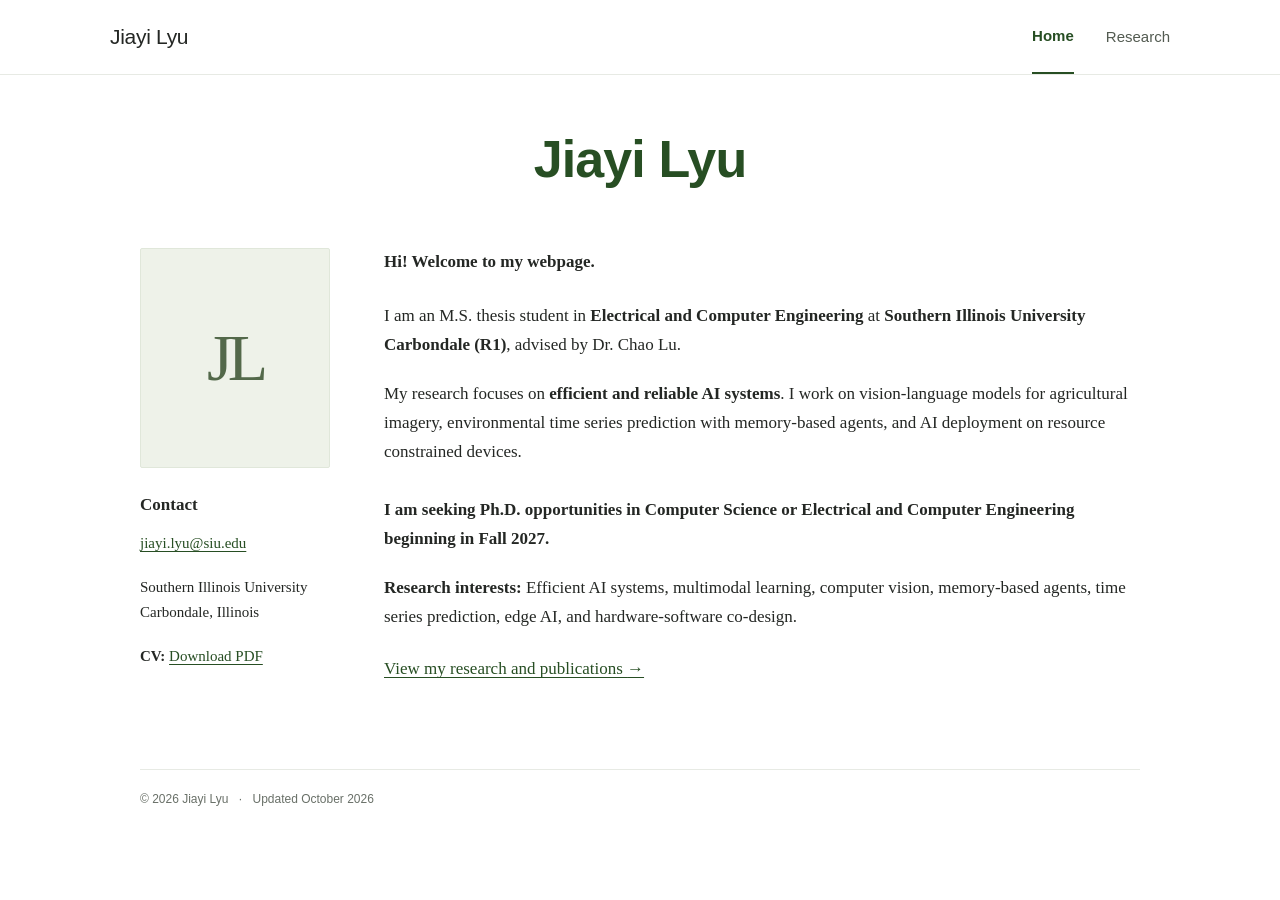
<file: index.html>
<!doctype html>
<html lang="en">
<head>
  <meta charset="utf-8">
  <meta name="viewport" content="width=device-width, initial-scale=1">
  <title>Jiayi Lyu | Efficient AI and Multimodal Learning</title>
  <meta name="description" content="Jiayi Lyu is an M.S. thesis student in Electrical and Computer Engineering at Southern Illinois University Carbondale, researching efficient AI systems, multimodal learning, and edge AI.">
  <meta name="author" content="Jiayi Lyu">
  <meta name="robots" content="index,follow">
  <meta property="og:type" content="website">
  <meta property="og:title" content="Jiayi Lyu | Academic Website">
  <meta property="og:description" content="Efficient and reliable AI systems, vision-language models, memory-based agents, and edge AI.">
  <meta property="og:url" content="https://jiayilyu777-dzq.github.io/">
  <link rel="canonical" href="https://jiayilyu777-dzq.github.io/">
  <link rel="icon" href="favicon.svg" type="image/svg+xml">
  <script src="embedded.js?v=20261027-embed"></script>
  <link rel="stylesheet" href="style.css?v=20261027-embed">
  <script type="application/ld+json">
  {"@context":"https://schema.org","@type":"Person","name":"Jiayi Lyu","url":"https://jiayilyu777-dzq.github.io/","jobTitle":"M.S. Thesis Student in Electrical and Computer Engineering","affiliation":{"@type":"CollegeOrUniversity","name":"Southern Illinois University Carbondale"}}
  </script>
</head>
<body>
  <a class="skip-link" href="#main">Skip to content</a>
  <header class="site-header">
    <nav class="navigation" aria-label="Main navigation">
      <a class="site-name" href="index.html">Jiayi Lyu</a>
      <div class="nav-links">
        <a href="index.html" aria-current="page">Home</a>
        <a href="research.html">Research</a>
      </div>
    </nav>
  </header>

  <main id="main" class="page-shell">
    <h1 class="page-title">Jiayi Lyu</h1>
    <div class="profile-layout">
      <aside class="profile-sidebar" aria-label="Profile and contact information">
        <!-- To add a portrait, replace this div with:
        <img class="portrait" src="photo.jpg" alt="Portrait of Jiayi Lyu" width="190" height="220">
        and upload photo.jpg alongside index.html. -->
        <div class="portrait monogram" role="img" aria-label="Jiayi Lyu's initials">JL</div>
        <div class="sidebar-text">
          <h2>Contact</h2>
          <p><a href="mailto:jiayi.lyu@siu.edu">jiayi.lyu@siu.edu</a></p>
          <p>Southern Illinois University<br>Carbondale, Illinois</p>
          <p><strong>CV:</strong> <a href="Jiayi_CV.pdf">Download PDF</a></p>
        </div>
      </aside>

      <article class="biography" aria-label="About Jiayi Lyu">
        <p class="greeting">Hi! Welcome to my webpage.</p>
        <p>I am an M.S. thesis student in <strong>Electrical and Computer Engineering</strong> at <strong>Southern Illinois University Carbondale (R1)</strong>, advised by Dr. Chao Lu.</p>
        <p>My research focuses on <strong>efficient and reliable AI systems</strong>. I work on vision-language models for agricultural imagery, environmental time series prediction with memory-based agents, and AI deployment on resource constrained devices.</p>
        <p class="opportunities"><strong>I am seeking Ph.D. opportunities in Computer Science or Electrical and Computer Engineering beginning in Fall 2027.</strong></p>
        <p><strong>Research interests:</strong> Efficient AI systems, multimodal learning, computer vision, memory-based agents, time series prediction, edge AI, and hardware-software co-design.</p>
        <p class="research-link"><a href="research.html">View my research and publications <span aria-hidden="true">&rarr;</span></a></p>
      </article>
    </div>
  </main>

  <footer class="site-footer"><p>&copy; 2026 Jiayi Lyu <span aria-hidden="true">&middot;</span> Updated October 2026</p></footer>
</body>
</html>
</file>
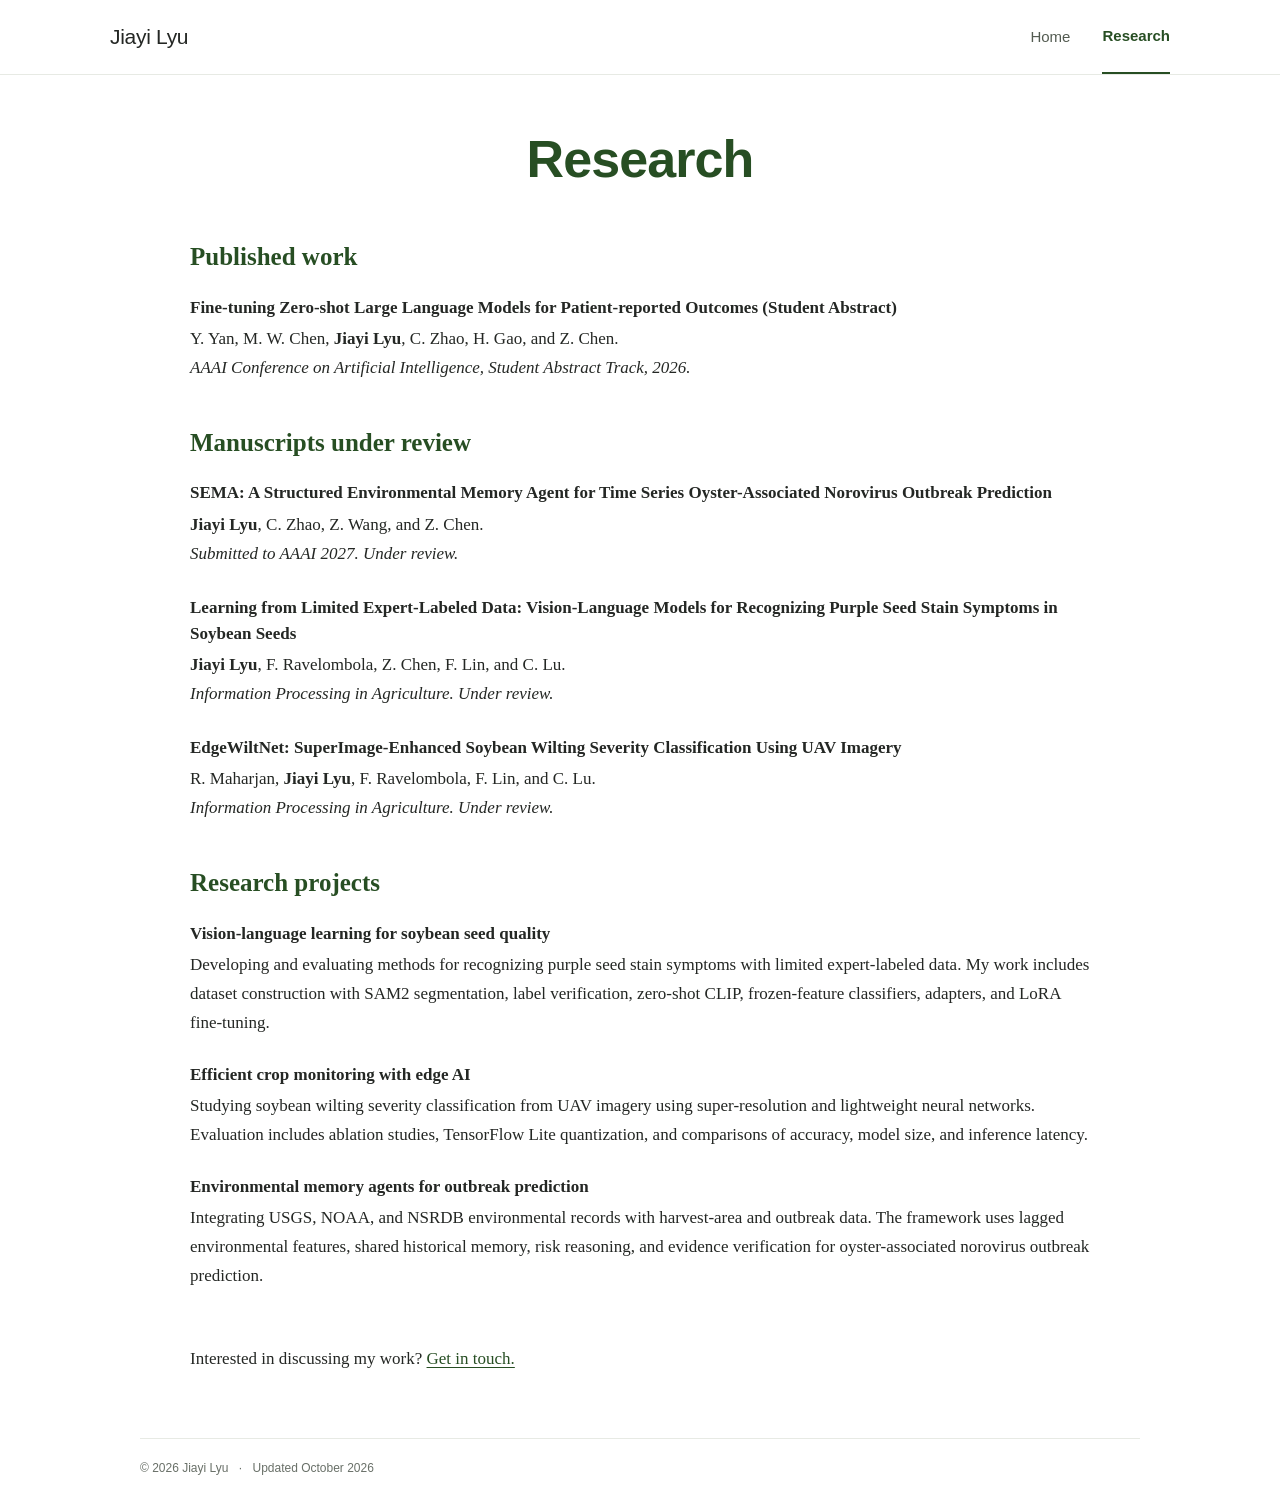
<file: research.html>
<!doctype html>
<html lang="en">
<head>
  <meta charset="utf-8">
  <meta name="viewport" content="width=device-width, initial-scale=1">
  <title>Research | Jiayi Lyu</title>
  <meta name="description" content="Jiayi Lyu's publications, manuscripts under review, and projects in vision-language learning, agricultural computer vision, memory-based agents, and efficient AI.">
  <meta name="author" content="Jiayi Lyu">
  <meta name="robots" content="index,follow">
  <meta property="og:type" content="website">
  <meta property="og:title" content="Research | Jiayi Lyu">
  <meta property="og:description" content="Publications and research in efficient AI, vision-language models, environmental prediction, and edge deployment.">
  <meta property="og:url" content="https://jiayilyu777-dzq.github.io/research.html">
  <link rel="canonical" href="https://jiayilyu777-dzq.github.io/research.html">
  <link rel="icon" href="favicon.svg" type="image/svg+xml">
  <script src="embedded.js?v=20261027-embed"></script>
  <link rel="stylesheet" href="style.css?v=20261027-embed">
</head>
<body>
  <a class="skip-link" href="#main">Skip to content</a>
  <header class="site-header">
    <nav class="navigation" aria-label="Main navigation">
      <a class="site-name" href="index.html">Jiayi Lyu</a>
      <div class="nav-links">
        <a href="index.html">Home</a>
        <a href="research.html" aria-current="page">Research</a>
      </div>
    </nav>
  </header>

  <main id="main" class="page-shell research-page">
    <h1 class="page-title">Research</h1>
    <section aria-labelledby="published-heading">
      <h2 id="published-heading">Published work</h2>
      <article class="publication">
        <h3>Fine-tuning Zero-shot Large Language Models for Patient-reported Outcomes (Student Abstract)</h3>
        <p>Y. Yan, M. W. Chen, <strong>Jiayi Lyu</strong>, C. Zhao, H. Gao, and Z. Chen.</p>
        <p class="venue">AAAI Conference on Artificial Intelligence, Student Abstract Track, 2026.</p>
      </article>
    </section>

    <section aria-labelledby="review-heading">
      <h2 id="review-heading">Manuscripts under review</h2>
      <article class="publication">
        <h3>SEMA: A Structured Environmental Memory Agent for Time Series Oyster-Associated Norovirus Outbreak Prediction</h3>
        <p><strong>Jiayi Lyu</strong>, C. Zhao, Z. Wang, and Z. Chen.</p>
        <p class="venue">Submitted to AAAI 2027. <span class="status">Under review.</span></p>
      </article>
      <article class="publication">
        <h3>Learning from Limited Expert-Labeled Data: Vision-Language Models for Recognizing Purple Seed Stain Symptoms in Soybean Seeds</h3>
        <p><strong>Jiayi Lyu</strong>, F. Ravelombola, Z. Chen, F. Lin, and C. Lu.</p>
        <p class="venue">Information Processing in Agriculture. <span class="status">Under review.</span></p>
      </article>
      <article class="publication">
        <h3>EdgeWiltNet: SuperImage-Enhanced Soybean Wilting Severity Classification Using UAV Imagery</h3>
        <p>R. Maharjan, <strong>Jiayi Lyu</strong>, F. Ravelombola, F. Lin, and C. Lu.</p>
        <p class="venue">Information Processing in Agriculture. <span class="status">Under review.</span></p>
      </article>
    </section>

    <section aria-labelledby="projects-heading">
      <h2 id="projects-heading">Research projects</h2>
      <article class="research-project">
        <h3>Vision-language learning for soybean seed quality</h3>
        <p>Developing and evaluating methods for recognizing purple seed stain symptoms with limited expert-labeled data. My work includes dataset construction with SAM2 segmentation, label verification, zero-shot CLIP, frozen-feature classifiers, adapters, and LoRA fine-tuning.</p>
      </article>
      <article class="research-project">
        <h3>Efficient crop monitoring with edge AI</h3>
        <p>Studying soybean wilting severity classification from UAV imagery using super-resolution and lightweight neural networks. Evaluation includes ablation studies, TensorFlow Lite quantization, and comparisons of accuracy, model size, and inference latency.</p>
      </article>
      <article class="research-project">
        <h3>Environmental memory agents for outbreak prediction</h3>
        <p>Integrating USGS, NOAA, and NSRDB environmental records with harvest-area and outbreak data. The framework uses lagged environmental features, shared historical memory, risk reasoning, and evidence verification for oyster-associated norovirus outbreak prediction.</p>
      </article>
    </section>

    <p class="research-contact">Interested in discussing my work? <a href="mailto:jiayi.lyu@siu.edu">Get in touch.</a></p>
  </main>

  <footer class="site-footer"><p>&copy; 2026 Jiayi Lyu <span aria-hidden="true">&middot;</span> Updated October 2026</p></footer>
</body>
</html>
</file>
<file: style.css>
:root {
  color-scheme: light;
  --green: #274e23;
  --ink: #242724;
  --muted: #697068;
  --line: #e7eae4;
  --paper: #ffffff;
  --soft: #eef2e9;
}

* { box-sizing: border-box; }
html { scroll-behavior: smooth; }
body {
  margin: 0;
  background: var(--paper);
  color: var(--ink);
  font-family: Georgia, "Times New Roman", serif;
  font-size: 17px;
  line-height: 1.7;
  -webkit-font-smoothing: antialiased;
}
a { color: var(--green); text-underline-offset: .2em; text-decoration-thickness: 1px; }
a:hover { color: #142d11; text-decoration-thickness: 2px; }
a:focus-visible { outline: 2px solid var(--green); outline-offset: 5px; border-radius: 2px; }
strong { font-weight: 700; }
p { margin: 0 0 1.2em; }
.skip-link { position: absolute; left: 16px; top: -90px; padding: 8px 16px; background: white; z-index: 2; }
.skip-link:focus { top: 12px; }
.site-header { border-bottom: 1px solid var(--line); }
.navigation {
  width: min(1060px, calc(100% - 64px));
  min-height: 74px;
  margin-inline: auto;
  display: flex;
  justify-content: space-between;
  align-items: center;
  gap: 24px;
  font-family: Arial, Helvetica, sans-serif;
}
.site-name { font-size: 21px; color: var(--ink); text-decoration: none; letter-spacing: -.3px; }
.nav-links { display: flex; gap: 32px; align-items: center; }
.nav-links a { color: #535b51; text-decoration: none; font-size: 15px; padding-block: 23px; }
.nav-links a[aria-current="page"] { color: var(--green); font-weight: 700; border-bottom: 2px solid var(--green); }
.nav-links a:hover { color: var(--green); }
.page-shell { width: min(1000px, calc(100% - 64px)); margin-inline: auto; }
.page-title {
  margin: 54px 0 58px;
  color: var(--green);
  font-family: Arial, Helvetica, sans-serif;
  font-size: clamp(38px, 5vw, 52px);
  font-weight: 700;
  letter-spacing: -.9px;
  line-height: 1.18;
  text-align: center;
}
.profile-layout { display: grid; grid-template-columns: 190px minmax(0, 1fr); gap: 54px; align-items: start; }
.portrait { display: block; width: 190px; height: 220px; object-fit: cover; border-radius: 2px; margin-bottom: 23px; }
.monogram {
  display: grid;
  place-items: center;
  background: var(--soft);
  border: 1px solid #e0e7da;
  color: #53694a;
  font-size: 66px;
  font-weight: 400;
  letter-spacing: -5px;
  user-select: none;
}
.sidebar-text { font-size: 15px; line-height: 1.65; }
.sidebar-text h2 { font-size: 17px; margin: 0 0 12px; font-weight: 700; color: var(--ink); }
.sidebar-text p { margin-bottom: 19px; }
.biography .greeting { margin: 0 0 25px; font-weight: 700; }
.biography p { text-wrap: pretty; }
.opportunities { margin-top: 29px; }
.research-link { padding-top: 3px; }
.site-footer {
  width: min(1000px, calc(100% - 64px));
  margin: 64px auto 0;
  padding: 20px 0 28px;
  border-top: 1px solid var(--line);
  color: var(--muted);
  font: 12px/1.6 Arial, Helvetica, sans-serif;
}
.site-footer p { margin: 0; }
.site-footer span { padding-inline: 7px; }
.research-page { max-width: 900px; }
.research-page .page-title { margin-bottom: 51px; }
.research-page section { margin-bottom: 44px; }
.research-page h2 { margin: 0 0 21px; color: var(--green); font-size: 25px; line-height: 1.3; font-weight: 700; }
.research-page h3 { font-size: 17px; line-height: 1.55; margin: 0 0 4px; font-weight: 700; }
.publication { margin-bottom: 26px; }
.publication p { margin: 0; }
.publication .venue { font-style: italic; }
.status { white-space: nowrap; }
.research-project { margin-bottom: 24px; }
.research-project p { margin: 0; }
.technical-projects { margin: 0; padding-left: 23px; }
.technical-projects li { margin-bottom: 13px; padding-left: 3px; }
.research-contact { padding-top: 10px; }

/* Google Sites supplies the navigation for the full-page embed. */
.embedded .site-header { display: none; }
.embedded .page-title { margin-top: 72px; }

@media (max-width: 680px) {
  body { font-size: 16px; }
  .navigation, .page-shell, .site-footer { width: calc(100% - 40px); }
  .navigation { min-height: 64px; gap: 14px; }
  .site-name { font-size: 19px; }
  .nav-links { gap: 22px; }
  .nav-links a { font-size: 14px; padding-block: 19px; }
  .page-title { margin: 38px 0 37px; font-size: 39px; }
  .embedded .page-title { margin-top: 46px; }
  .profile-layout { grid-template-columns: minmax(0, 1fr); gap: 35px; }
  .profile-sidebar { display: grid; grid-template-columns: 110px minmax(0, 1fr); gap: 23px; align-items: start; }
  .portrait { width: 110px; height: 140px; margin: 0; }
  .monogram { font-size: 46px; letter-spacing: -3px; }
  .sidebar-text { font-size: 13px; overflow-wrap: anywhere; }
  .sidebar-text h2 { font-size: 15px; margin-bottom: 6px; }
  .sidebar-text p { margin-bottom: 11px; }
  .biography .greeting { margin-bottom: 20px; }
  .opportunities { margin-top: 24px; }
  .site-footer { margin-top: 40px; }
  .research-page .page-title { margin-bottom: 36px; }
  .research-page h2 { font-size: 23px; }
  .research-page h3 { font-size: 16px; overflow-wrap: anywhere; }
}

@media (max-width: 350px) {
  .navigation, .page-shell, .site-footer { width: calc(100% - 32px); }
  .nav-links { gap: 15px; }
  .profile-sidebar { grid-template-columns: 90px minmax(0, 1fr); gap: 17px; }
  .portrait { width: 90px; height: 120px; }
}

@media (prefers-reduced-motion: reduce) { html { scroll-behavior: auto; } }
@media print {
  .site-header, .skip-link, .site-footer { display: none; }
  .page-shell { width: 100%; }
  .page-title { margin: 0 0 28px; font-size: 32px; }
  a { color: inherit; }
  .publication, .research-project { break-inside: avoid; }
}
</file>
